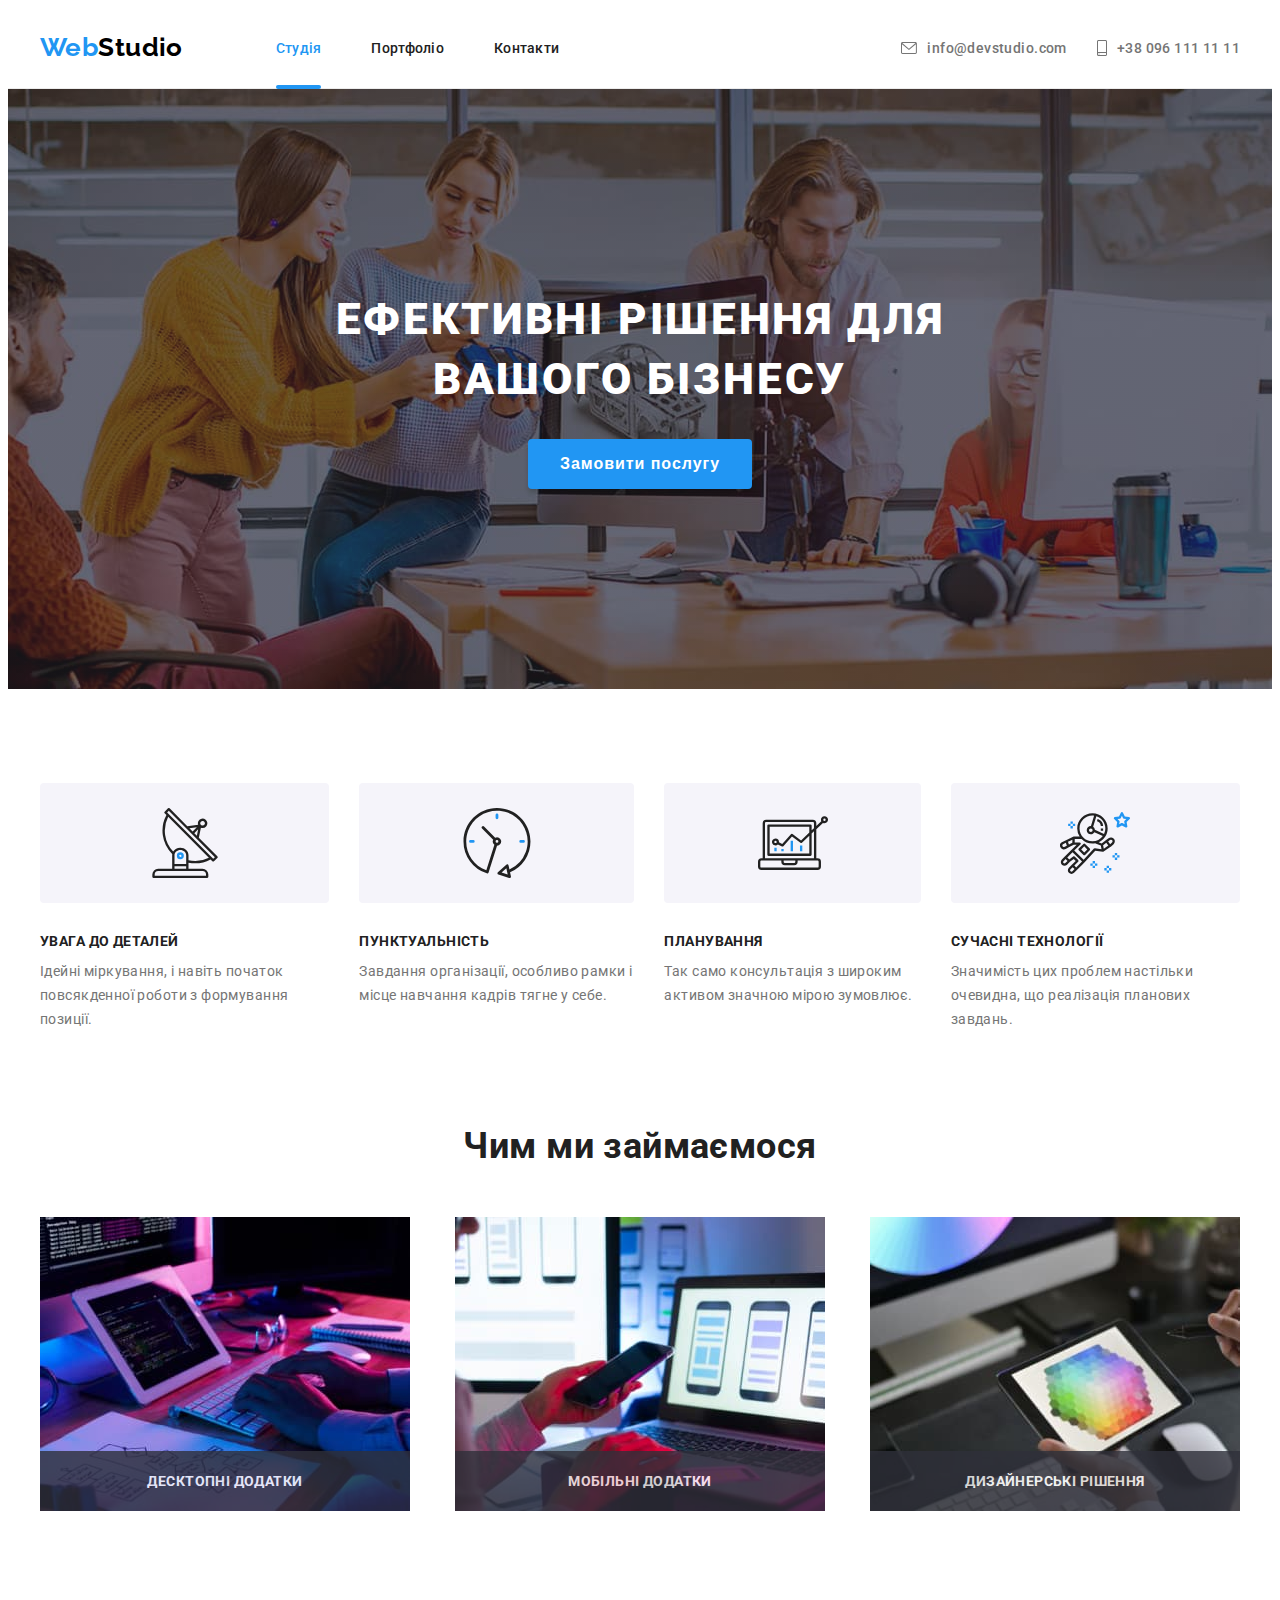
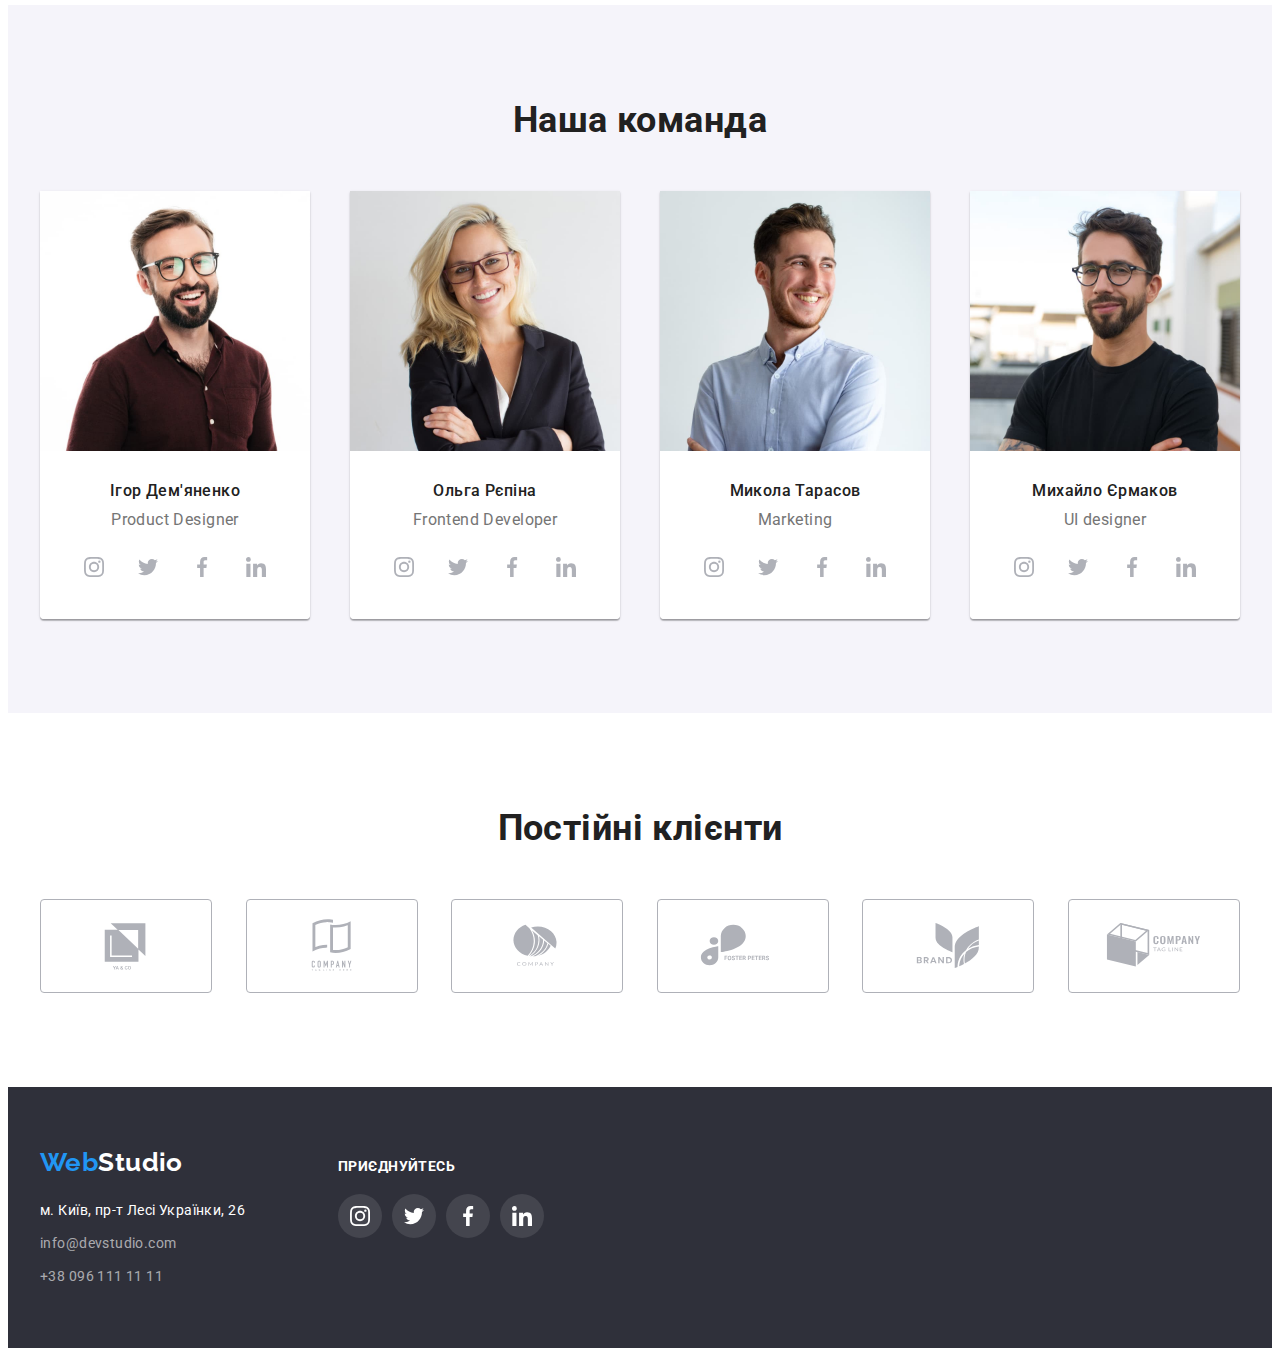
<file: index.html>
<!DOCTYPE html>
<html lang="uk">
  <head>
    <meta charset="UTF-8" />
    <meta http-equiv="X-UA-Compatible" content="IE=edge" />
    <meta name="viewport" content="width=device-width, initial-scale=1.0" />
    <title>Студія</title>
    <link rel="preconnect" href="https://fonts.googleapis.com" />
    <link rel="preconnect" href="https://fonts.gstatic.com" crossorigin />
    <link
      href="https://fonts.googleapis.com/css2?family=Raleway:wght@700&family=Roboto:wght@400;500;700;900&display=swap"
      rel="stylesheet"
    />
    <link
      rel="stylesheet"
      href="https://cdnjs.cloudflare.com/ajax/libs/modern-normalize/1.1.0/modern-normalize.min.css"
      integrity="sha512-wpPYUAdjBVSE4KJnH1VR1HeZfpl1ub8YT/NKx4PuQ5NmX2tKuGu6U/JRp5y+Y8XG2tV+wKQpNHVUX03MfMFn9Q=="
      crossorigin="anonymous"
      referrerpolicy="no-referrer"
    />
    <link rel="stylesheet" href="./css/styles.css" />
  </head>
  <body>
    <header class="page-header">
      <div class="conteiner">
        <nav class="navigation">
          <a href="./index.html" class="logo link">
            <span class="web-logo">Web</span>Studio
          </a>
          <ul class="nav-links link">
            <li class="item">
              <a href="./index.html" class="nav-link active link">Студія</a>
            </li>
            <li class="item">
              <a href="./portfolio.html" class="nav-link link">Портфоліо</a>
            </li>
            <li class="item">
              <a href="" class="nav-link link">Контакти</a>
            </li>
          </ul>
        </nav>
        <ul class="contact-links link">
          <li class="item">
            <a href="mailto:info@devstudio.com" class="contact-link link"
              ><svg class="icon envelope" width="16" height="12">
                <use href="./images/symbol-defs.svg#icon-envelope"></use>
              </svg>
              info@devstudio.com</a
            >
          </li>
          <li class="item">
            <a href="tel:+380961111111" class="contact-link link"
              ><svg class="icon smartphone" width="10" height="16">
                <use href="./images/symbol-defs.svg#icon-smartphone"></use>
              </svg>
              +38 096 111 11 11</a
            >
          </li>
        </ul>
      </div>
    </header>
    <main>
      <!--section banner-->
      <section class="banner section">
        <div class="conteiner">
          <h1 class="banner-title">ЕФЕКТИВНІ РІШЕННЯ ДЛЯ ВАШОГО БІЗНЕСУ</h1>
          <button type="button" class="banner-button" data-modal-open>
            Замовити послугу
          </button>
          <div class="backdrop is-hidden" data-modal>
            <div class="modal">
              <button class="close" data-modal-close>
                <svg class="form-icon icon-close" width="18" height="18">
                  <use href="./images/symbol-defs.svg#icon-close-black"></use>
                </svg>
              </button>
            </div>
          </div>
        </div>
      </section>
      <!--section benefits-->
      <section class="section">
        <div class="conteiner">
          <h2 class="section-title visually-hidden">Переваги</h2>
          <ul class="benefits-items link">
            <li class="item">
              <div class="decor">
                <svg class="icon-decor antenna">
                  <use href="./images/symbol-defs.svg#icon-antenna"></use>
                </svg>
              </div>
              <h3 class="advantage-title">УВАГА ДО ДЕТАЛЕЙ</h3>
              <p class="advantage">
                Ідейні міркування, і навіть початок повсякденної роботи з
                формування позиції.
              </p>
            </li>
            <li class="item">
              <div class="decor">
                <svg class="icon-decor">
                  <use href="./images/symbol-defs.svg#icon-clock"></use>
                </svg>
              </div>
              <h3 class="advantage-title">ПУНКТУАЛЬНІСТЬ</h3>
              <p class="advantage">
                Завдання організації, особливо рамки і місце навчання кадрів
                тягне у себе.
              </p>
            </li>
            <li class="item">
              <div class="decor">
                <svg class="icon-decor">
                  <use href="./images/symbol-defs.svg#icon-diagram"></use>
                </svg>
              </div>
              <h3 class="advantage-title">ПЛАНУВАННЯ</h3>
              <p class="advantage">
                Так само консультація з широким активом значною мірою зумовлює.
              </p>
            </li>
            <li class="item">
              <div class="decor">
                <svg class="icon-decor">
                  <use href="./images/symbol-defs.svg#icon-astronaut"></use>
                </svg>
              </div>
              <h3 class="advantage-title">СУЧАСНІ ТЕХНОЛОГІЇ</h3>
              <p class="advantage">
                Значимість цих проблем настільки очевидна, що реалізація
                планових завдань.
              </p>
            </li>
          </ul>
        </div>
      </section>
      <!--section employments-->
      <section class="employments section">
        <div class="conteiner">
          <h2 class="section-title">Чим ми займаємося</h2>
          <ul class="employments-items link">
            <li class="employment">
              <div class="employment-card">
                <img src="./images/coding.jpg" alt="кодимо" width="370" />
                <h3 class="advantage-title">Десктопні додатки</h3>
              </div>
            </li>
            <li class="employment">
              <div class="employment-card">
                <img src="./images/work.jpg" alt="дизайн" width="370" />
                <h3 class="advantage-title">Мобільні додатки</h3>
              </div>
            </li>
            <li class="employment">
              <div class="employment-card">
                <img
                  src="./images/take-color.jpg"
                  alt="вибір кольору"
                  width="370"
                />
                <h3 class="advantage-title">Дизайнерські рішення</h3>
              </div>
            </li>
          </ul>
        </div>
      </section>
      <!--section team-->
      <section class="section team">
        <div class="conteiner">
          <h2 class="section-title">Наша команда</h2>
          <ul class="team-items link">
            <li class="employee">
              <img
                src="./images/igor-demjanenko.jpg"
                alt="Ігор_Дем'яненко"
                width="270"
              />
              <div class="player-data">
                <h3 class="employee-title">Ігор Дем'яненко</h3>
                <p class="employee-position">Product Designer</p>
                <ul class="social-links">
                  <li class="item link">
                    <a href="#" class="social-media">
                      <svg class="social">
                        <use
                          href="./images/symbol-defs.svg#icon-instagram"
                        ></use>
                      </svg>
                    </a>
                  </li>
                  <li class="item link">
                    <a href="#" class="social-media">
                      <svg class="social">
                        <use href="./images/symbol-defs.svg#icon-twitter"></use>
                      </svg>
                    </a>
                  </li>
                  <li class="item link">
                    <a href="#" class="social-media">
                      <svg class="social">
                        <use
                          href="./images/symbol-defs.svg#icon-facebook"
                        ></use>
                      </svg>
                    </a>
                  </li>
                  <li class="item link">
                    <a href="#" class="social-media">
                      <svg class="social">
                        <use
                          href="./images/symbol-defs.svg#icon-linkedin"
                        ></use>
                      </svg>
                    </a>
                  </li>
                </ul>
              </div>
            </li>

            <li class="employee">
              <img
                src="./images/olga-repina.jpg"
                alt="Ольга_Рєпіна"
                width="270"
              />
              <div class="player-data">
                <h3 class="employee-title">Ольга Рєпіна</h3>
                <p class="employee-position">Frontend Developer</p>
                <ul class="social-links">
                  <li class="item link">
                    <a href="#" class="social-media">
                      <svg class="social">
                        <use
                          href="./images/symbol-defs.svg#icon-instagram"
                        ></use>
                      </svg>
                    </a>
                  </li>
                  <li class="item link">
                    <a href="#" class="social-media">
                      <svg class="social">
                        <use href="./images/symbol-defs.svg#icon-twitter"></use>
                      </svg>
                    </a>
                  </li>
                  <li class="item link">
                    <a href="#" class="social-media">
                      <svg class="social">
                        <use
                          href="./images/symbol-defs.svg#icon-facebook"
                        ></use>
                      </svg>
                    </a>
                  </li>
                  <li class="item link">
                    <a href="#" class="social-media">
                      <svg class="social">
                        <use
                          href="./images/symbol-defs.svg#icon-linkedin"
                        ></use>
                      </svg>
                    </a>
                  </li>
                </ul>
              </div>
            </li>
            <li class="employee">
              <img
                src="./images/nikola-tarasov.jpg"
                alt="Микола_Тарасов"
                width="270"
              />
              <div class="player-data">
                <h3 class="employee-title">Микола Тарасов</h3>
                <p class="employee-position">Marketing</p>
                <ul class="social-links">
                  <li class="item link">
                    <a href="#" class="social-media">
                      <svg class="social">
                        <use
                          href="./images/symbol-defs.svg#icon-instagram"
                        ></use>
                      </svg>
                    </a>
                  </li>
                  <li class="item link">
                    <a href="#" class="social-media">
                      <svg class="social">
                        <use href="./images/symbol-defs.svg#icon-twitter"></use>
                      </svg>
                    </a>
                  </li>
                  <li class="item link">
                    <a href="#" class="social-media">
                      <svg class="social">
                        <use
                          href="./images/symbol-defs.svg#icon-facebook"
                        ></use>
                      </svg>
                    </a>
                  </li>
                  <li class="item link">
                    <a href="#" class="social-media">
                      <svg class="social">
                        <use
                          href="./images/symbol-defs.svg#icon-linkedin"
                        ></use>
                      </svg>
                    </a>
                  </li>
                </ul>
              </div>
            </li>
            <li class="employee">
              <img
                src="./images/majkl-ermakov.jpg"
                alt="Михайло_Єрмаков"
                width="270"
              />
              <div class="player-data">
                <h3 class="employee-title">Михайло Єрмаков</h3>
                <p class="employee-position">UI designer</p>
                <ul class="social-links">
                  <li class="item link">
                    <a href="#" class="social-media">
                      <svg class="social">
                        <use
                          href="./images/symbol-defs.svg#icon-instagram"
                        ></use>
                      </svg>
                    </a>
                  </li>
                  <li class="item link">
                    <a href="#" class="social-media">
                      <svg class="social">
                        <use href="./images/symbol-defs.svg#icon-twitter"></use>
                      </svg>
                    </a>
                  </li>
                  <li class="item link">
                    <a href="#" class="social-media">
                      <svg class="social">
                        <use
                          href="./images/symbol-defs.svg#icon-facebook"
                        ></use>
                      </svg>
                    </a>
                  </li>
                  <li class="item link">
                    <a href="#" class="social-media">
                      <svg class="social">
                        <use
                          href="./images/symbol-defs.svg#icon-linkedin"
                        ></use>
                      </svg>
                    </a>
                  </li>
                </ul>
              </div>
            </li>
          </ul>
        </div>
      </section>
      <!--5 section clients-->
      <section class="section">
        <div class="conteiner">
          <h2 class="section-title">Постійні клієнти</h2>
          <ul class="client-links">
            <li class="item link">
              <a href="#" class="client-link">
                <svg class="client">
                  <use href="./images/symbol-defs.svg#icon-Logo-one"></use>
                </svg>
              </a>
            </li>
            <li class="item link">
              <a href="" class="client-link">
                <svg class="client">
                  <use href="./images/symbol-defs.svg#icon-Logo-two"></use>
                </svg>
              </a>
            </li>
            <li class="item link">
              <a href="" class="client-link"
                ><svg class="client">
                  <use href="./images/symbol-defs.svg#icon-Logo-three"></use>
                </svg>
              </a>
            </li>
            <li class="item link">
              <a href="" class="client-link link">
                <svg class="client">
                  <use href="./images/symbol-defs.svg#icon-Logo-four"></use>
                </svg>
              </a>
            </li>
            <li class="item link">
              <a href="" class="client-link">
                <svg class="client">
                  <use href="./images/symbol-defs.svg#icon-Logo-five"></use>
                </svg>
              </a>
            </li>
            <li class="item link">
              <a href="" class="client-link">
                <svg class="client">
                  <use href="./images/symbol-defs.svg#icon-Logo-six"></use>
                </svg>
              </a>
            </li>
          </ul>
        </div>
      </section>
    </main>
    <footer class="footer">
      <div class="conteiner">
        <div class="footer-adress">
          <a href="index.html" class="logo link"
            ><span class="web-logo">Web</span>Studio</a
          >
          <address>
            <ul class="footer-contacts link">
              <li class="item">
                <a
                  href="https://goo.gl/maps/CPtrU1FHBa2aNyZL9"
                  target="_blank"
                  rel="noopener noreferrer nofollow"
                  class="footer-map link"
                  >м. Київ, пр-т Лесі Українки, 26</a
                >
              </li>
              <li class="item">
                <a href="mailto:info@devstudio.com" class="footer-contact link"
                  >info@devstudio.com</a
                >
              </li>
              <li class="item">
                <a href="tel:+380961111111" class="footer-contact link"
                  >+38 096 111 11 11</a
                >
              </li>
            </ul>
          </address>
        </div>
        <div class="footer-media">
          <p class="media-title">приєднуйтесь</p>
          <ul class="social-links">
            <li class="item link">
              <a href="#" class="social-media">
                <svg class="social">
                  <use href="./images/symbol-defs.svg#icon-instagram"></use>
                </svg>
              </a>
            </li>
            <li class="item link">
              <a href="#" class="social-media">
                <svg class="social">
                  <use href="./images/symbol-defs.svg#icon-twitter"></use>
                </svg>
              </a>
            </li>
            <li class="item link">
              <a href="#" class="social-media">
                <svg class="social">
                  <use href="./images/symbol-defs.svg#icon-facebook"></use>
                </svg>
              </a>
            </li>
            <li class="item link">
              <a href="#" class="social-media">
                <svg class="social">
                  <use href="./images/symbol-defs.svg#icon-linkedin"></use>
                </svg>
              </a>
            </li>
          </ul>
        </div>
      </div>
    </footer>
    <script src="./js/modal.js"></script>
  </body>
</html>
</file>
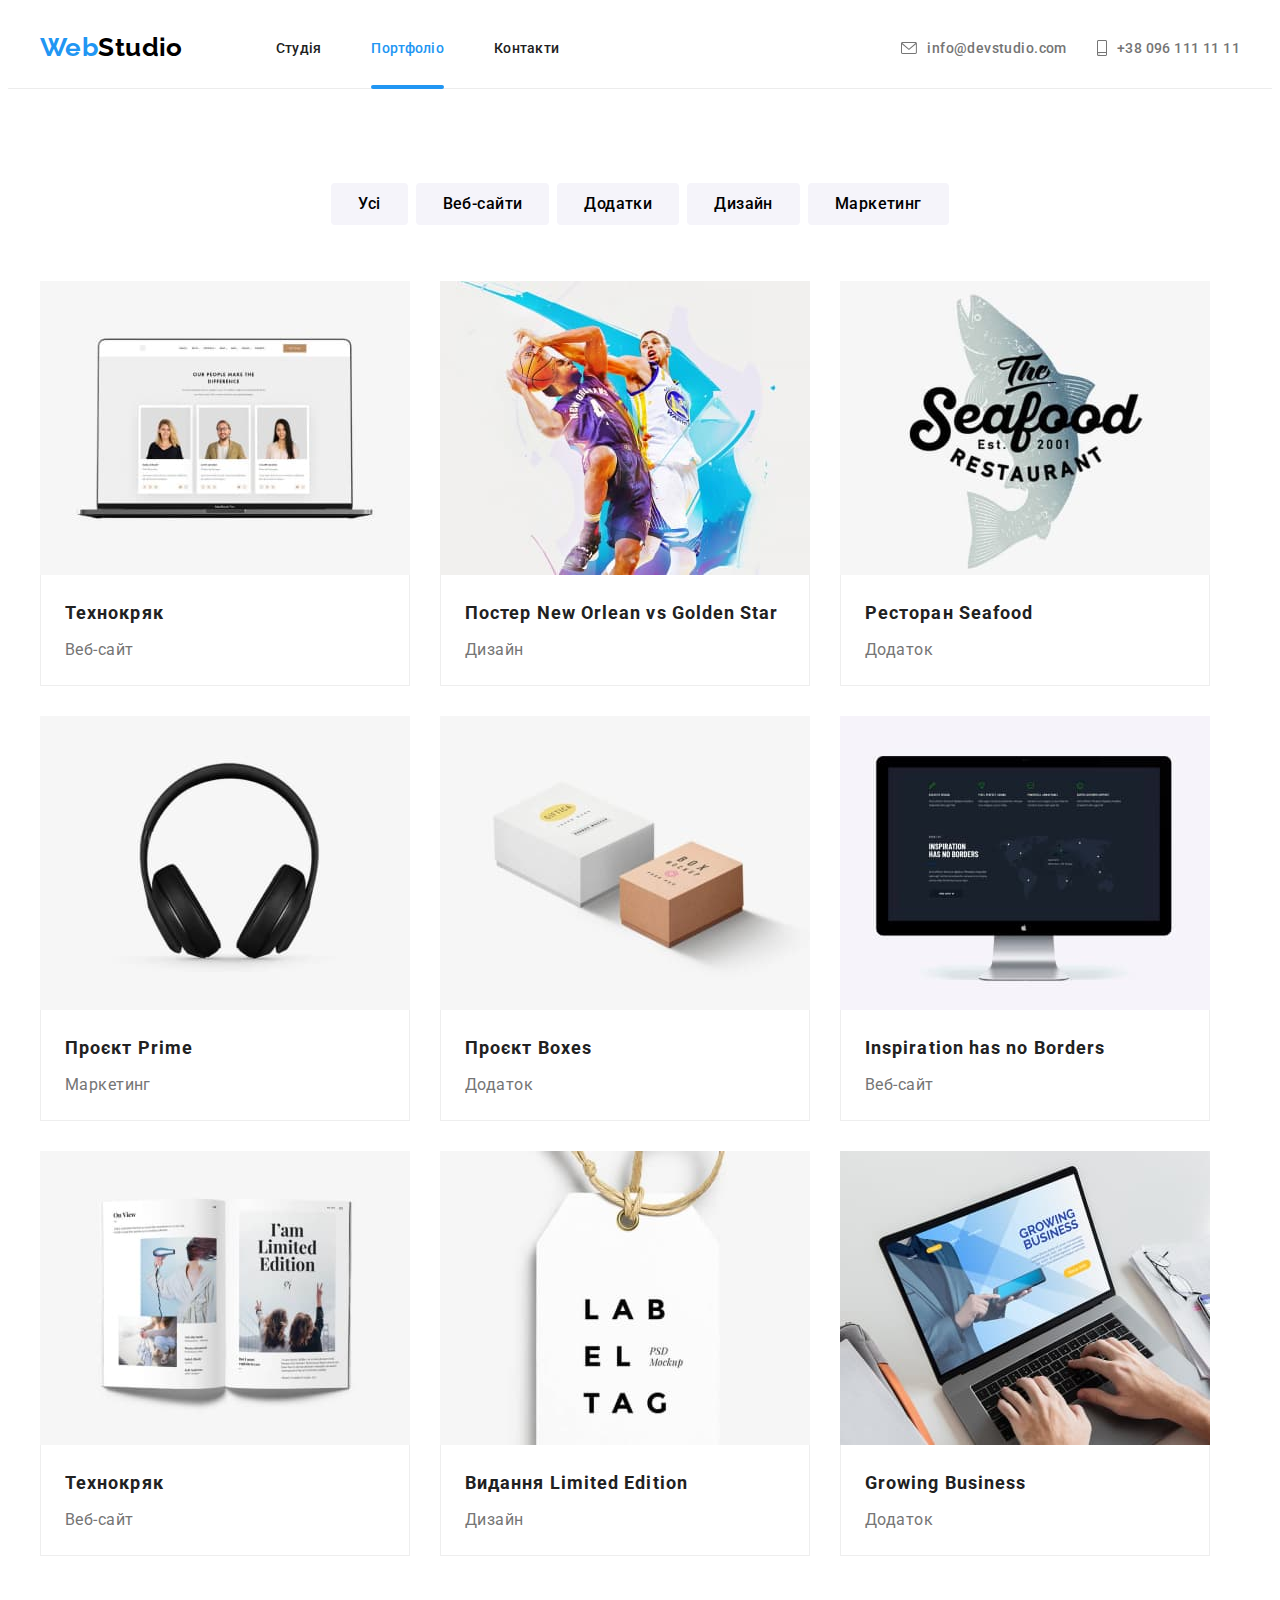
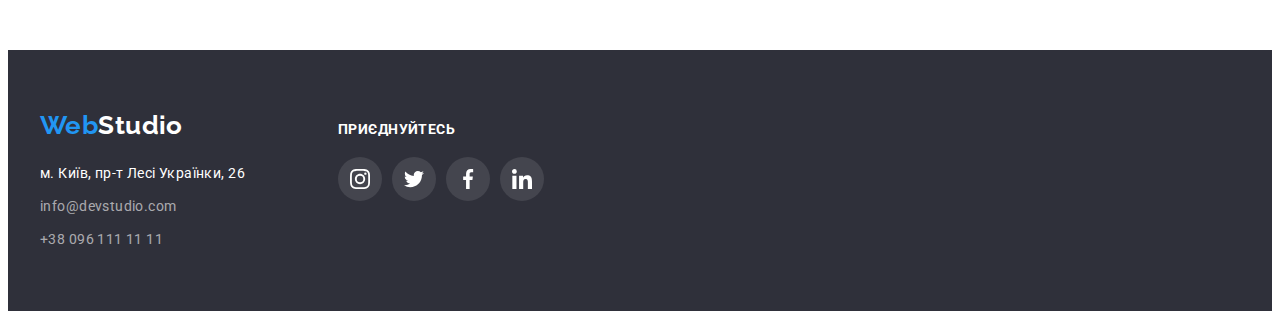
<file: portfolio.html>
<!DOCTYPE html>
<html lang="uk">
  <head>
    <meta charset="UTF-8" />
    <meta http-equiv="X-UA-Compatible" content="IE=edge" />
    <meta name="viewport" content="width=device-width, initial-scale=1.0" />
    <title>Портфоліо</title>
    <link rel="preconnect" href="https://fonts.googleapis.com" />
    <link rel="preconnect" href="https://fonts.gstatic.com" crossorigin />
    <link
      href="https://fonts.googleapis.com/css2?family=Raleway:wght@700&family=Roboto:wght@400;500;700;900&display=swap"
      rel="stylesheet"
    />
    <link
      rel="stylesheet"
      href="https://cdnjs.cloudflare.com/ajax/libs/modern-normalize/1.1.0/modern-normalize.min.css"
      integrity="sha512-wpPYUAdjBVSE4KJnH1VR1HeZfpl1ub8YT/NKx4PuQ5NmX2tKuGu6U/JRp5y+Y8XG2tV+wKQpNHVUX03MfMFn9Q=="
      crossorigin="anonymous"
      referrerpolicy="no-referrer"
    />
    <link rel="stylesheet" href="./css/styles.css" />
  </head>
  <body>
    <header class="page-header">
      <div class="conteiner">
        <nav class="navigation">
          <a href="./index.html" class="logo link">
            <span class="web-logo">Web</span>Studio
          </a>
          <ul class="nav-links link">
            <li class="item">
              <a href="./index.html" class="nav-link link">Студія</a>
            </li>
            <li class="item">
              <a href="./portfolio.html" class="nav-link active link"
                >Портфоліо</a
              >
            </li>
            <li class="item">
              <a href="" class="nav-link link">Контакти</a>
            </li>
          </ul>
        </nav>
        <ul class="contact-links link">
          <li class="item">
            <a href="mailto:info@devstudio.com" class="contact-link link">
              <svg class="icon envelope" width="16" height="12">
                <use href="./images/symbol-defs.svg#icon-envelope"></use>
              </svg>
              info@devstudio.com</a
            >
          </li>
          <li class="item">
            <a href="tel:+380961111111" class="contact-link link">
              <svg class="icon smartphone" width="10" height="16">
                <use href="./images/symbol-defs.svg#icon-smartphone"></use>
              </svg>
              +38 096 111 11 11</a
            >
          </li>
        </ul>
      </div>
    </header>
    <main>
      <section class="section">
        <div class="conteiner">
          <h1 class="section-title visually-hidden">проекти</h1>
          <ul class="filter-items link">
            <li class="item">
              <button type="button" class="filter-button">Усі</button>
            </li>
            <li class="item">
              <button type="button" class="filter-button">Веб-сайти</button>
            </li>
            <li class="item">
              <button type="button" class="filter-button">Додатки</button>
            </li>
            <li class="item">
              <button type="button" class="filter-button">Дизайн</button>
            </li>
            <li class="item">
              <button type="button" class="filter-button">Маркетинг</button>
            </li>
          </ul>

          <ul class="project-list link">
            <li class="project-item">
              <a href="" class="project link">
                <div class="box">
                  <img src="./images/laptop.jpg" alt="ноутбук" width="370" />

                  <p class="box-name">
                    Ресурс пропонує комплексні пропозиції з різним рівнем
                    функціоналу та сервісів. Все це дозволить відвідувачу
                    отримати вичерпні відомості про компанію чи приватну особу.
                  </p>
                </div>
                <div class="border">
                  <h3 class="project-title">Технокряк</h3>
                  <p class="project-name">Веб-сайт</p>
                </div>
              </a>
            </li>
            <li class="project-item">
              <a href="" class="poject link">
                <div class="box">
                  <img src="./images/basket.jpg" alt="баскетбол" width="370" />

                  <p class="box-name">
                    Ресурс пропонує комплексні пропозиції з різним рівнем
                    функціоналу та сервісів. Все це дозволить відвідувачу
                    отримати вичерпні відомості про компанію чи приватну особу.
                  </p>
                </div>
                <div class="border">
                  <h3 class="project-title">
                    Постер New Orlean vs Golden Star
                  </h3>
                  <p class="project-name">Дизайн</p>
                </div>
              </a>
            </li>
            <li class="project-item">
              <a href="" class="project link">
                <div class="box">
                  <img src="./images/fish.jpg" alt="риба" width="370" />

                  <p class="box-name">
                    Ресурс пропонує комплексні пропозиції з різним рівнем
                    функціоналу та сервісів. Все це дозволить відвідувачу
                    отримати вичерпні відомості про компанію чи приватну особу.
                  </p>
                </div>
                <div class="border">
                  <h3 class="project-title">Ресторан Seafood</h3>
                  <p class="project-name">Додаток</p>
                </div>
              </a>
            </li>
            <li class="project-item">
              <a href="" class="project link">
                <div class="box">
                  <img
                    src="./images/headphones.jpg"
                    alt="навушники"
                    width="370"
                  />

                  <p class="box-name">
                    Ресурс пропонує комплексні пропозиції з різним рівнем
                    функціоналу та сервісів. Все це дозволить відвідувачу
                    отримати вичерпні відомості про компанію чи приватну особу.
                  </p>
                </div>
                <div class="border">
                  <h3 class="project-title">Проєкт Prime</h3>
                  <p class="project-name">Маркетинг</p>
                </div>
              </a>
            </li>
            <li class="project-item">
              <a href="" class="project link">
                <div class="box">
                  <img src="./images/boxes.jpg" alt="коробки" width="370" />

                  <p class="box-name">
                    Ресурс пропонує комплексні пропозиції з різним рівнем
                    функціоналу та сервісів. Все це дозволить відвідувачу
                    отримати вичерпні відомості про компанію чи приватну особу.
                  </p>
                </div>
                <div class="border">
                  <h3 class="project-title">Проєкт Boxes</h3>
                  <p class="project-name">Додаток</p>
                </div>
              </a>
            </li>
            <li class="project-item">
              <a href="" class="project link">
                <div class="box">
                  <img src="./images/desktop.jpg" alt="монітор" width="370" />

                  <p class="box-name">
                    Ресурс пропонує комплексні пропозиції з різним рівнем
                    функціоналу та сервісів. Все це дозволить відвідувачу
                    отримати вичерпні відомості про компанію чи приватну особу.
                  </p>
                </div>
                <div class="border">
                  <h3 class="project-title">Inspiration has no Borders</h3>
                  <p class="project-name">Веб-сайт</p>
                </div>
              </a>
            </li>
            <li class="project-item">
              <a href="" class="project link">
                <div class="box">
                  <img src="./images/magazine.jpg" alt="журнал" width="370" />

                  <p class="box-name">
                    Ресурс пропонує комплексні пропозиції з різним рівнем
                    функціоналу та сервісів. Все це дозволить відвідувачу
                    отримати вичерпні відомості про компанію чи приватну особу.
                  </p>
                </div>
                <div class="border">
                  <h3 class="project-title">Технокряк</h3>
                  <p class="project-name">Веб-сайт</p>
                </div>
              </a>
            </li>
            <li class="project-item">
              <a href="" class="project link">
                <div class="box">
                  <img src="./images/labeltag.jpg" alt="цінник" width="370" />

                  <p class="box-name">
                    Ресурс пропонує комплексні пропозиції з різним рівнем
                    функціоналу та сервісів. Все це дозволить відвідувачу
                    отримати вичерпні відомості про компанію чи приватну особу.
                  </p>
                </div>
                <div class="border">
                  <h3 class="project-title">Видання Limited Edition</h3>
                  <p class="project-name">Дизайн</p>
                </div>
              </a>
            </li>
            <li class="project-item">
              <a href="" class="project link">
                <div class="box">
                  <img src="./images/wework.jpg" alt="працюємо" width="370" />

                  <p class="box-name">
                    Ресурс пропонує комплексні пропозиції з різним рівнем
                    функціоналу та сервісів. Все це дозволить відвідувачу
                    отримати вичерпні відомості про компанію чи приватну особу.
                  </p>
                </div>
                <div class="border">
                  <h3 class="project-title">Growing Business</h3>
                  <p class="project-name">Додаток</p>
                </div>
              </a>
            </li>
          </ul>
        </div>
      </section>
    </main>
    <footer class="footer">
      <div class="conteiner">
        <div class="footer-adress">
          <a href="index.html" class="logo link"
            ><span class="web-logo">Web</span>Studio</a
          >
          <address>
            <ul class="footer-contacts link">
              <li class="item">
                <a
                  href="https://goo.gl/maps/CPtrU1FHBa2aNyZL9"
                  target="_blank"
                  rel="noopener noreferrer nofollow"
                  class="footer-map link"
                  >м. Київ, пр-т Лесі Українки, 26</a
                >
              </li>
              <li class="item">
                <a href="mailto:info@devstudio.com" class="footer-contact link"
                  >info@devstudio.com</a
                >
              </li>
              <li class="item">
                <a href="tel:+380961111111" class="footer-contact link"
                  >+38 096 111 11 11</a
                >
              </li>
            </ul>
          </address>
        </div>
        <div class="footer-media">
          <p class="media-title">приєднуйтесь</p>
          <ul class="social-links">
            <li class="item link">
              <a href="#" class="social-media">
                <svg class="social">
                  <use href="./images/symbol-defs.svg#icon-instagram"></use>
                </svg>
              </a>
            </li>
            <li class="item link">
              <a href="#" class="social-media">
                <svg class="social">
                  <use href="./images/symbol-defs.svg#icon-twitter"></use>
                </svg>
              </a>
            </li>
            <li class="item link">
              <a href="#" class="social-media">
                <svg class="social">
                  <use href="./images/symbol-defs.svg#icon-facebook"></use>
                </svg>
              </a>
            </li>
            <li class="item link">
              <a href="#" class="social-media">
                <svg class="social">
                  <use href="./images/symbol-defs.svg#icon-linkedin"></use>
                </svg>
              </a>
            </li>
          </ul>
        </div>
      </div>
    </footer>
  </body>
</html>
</file>
<file: css/styles.css>
body {
  font-family: "Roboto", sans-serif;
  font-size: 14px;
  color: var(--main-text-color);
  letter-spacing: 0.03em;
  background-color: var(--background-main);
}

:root {
  --brand-color: #2196f3;
  --main-text-color: #212121;
  --other-text-color: #757575;
  --background-main: #ffffff;
  --other-bg: #f5f4fa;
  --icon-color: #afb1b8;
  --dark-bg: #2f303a;
}

.visually-hidden {
  position: absolute;
  white-space: nowrap;
  width: 1px;
  height: 1px;
  overflow: hidden;
  border: 0;
  padding: 0;
  clip: rect(0 0 0 0);
  clip-path: inset(50%);
  margin: -1px;
}

.link {
  list-style: none;
  text-decoration: none;
}

.conteiner {
  width: 1200px;
  padding-left: 15px;
  padding-right: 15px;
  margin-right: auto;
  margin-left: auto;
}

img,
svg {
  display: block;
}
/*стилі шапки(header)*/
.page-header {
  position: sticky;
  z-index: 50;
  top: 0;

  background-color: var(--background-main);
  border-bottom: 1px solid #ececec;
}

.page-header .conteiner {
  display: flex;
}

.navigation {
  display: flex;
  align-items: center;
}

.logo {
  margin-right: 93px;
  padding-top: 24px;
  padding-bottom: 25px;

  font-family: "Raleway";
  font-style: normal;
  font-weight: 700;
  font-size: 26px;
  line-height: calc(31 / 26);

  color: #000000;
}

.web-logo {
  color: var(--brand-color);
}

.nav-links .item:not(:last-child) {
  margin-right: 50px;
}

.nav-links {
  display: flex;
  margin: 0;
  padding-left: 0;
}

.nav-link {
  display: block;
  position: relative;
  padding: 32px 0;

  font-weight: 500;
  line-height: calc(16 / 14);
  letter-spacing: 0.02em;

  color: var(--main-text-color);
  transition: color 250ms cubic-bezier(0.4, 0, 0.2, 1);
}

.nav-link.active::after {
  position: absolute;
  bottom: -1px;
  border-radius: 2px;
  left: 0;
  content: "";
  width: 100%;
  height: 4px;

  background-color: var(--brand-color);
}

.nav-links .nav-link:hover,
.nav-links .nav-link:focus {
  color: var(--brand-color);
}
.nav-link.active {
  color: var(--brand-color);
}

.contact-links {
  display: flex;
  margin: 0;
  padding-left: 0;
  margin-left: auto;
}

.contact-links .item:not(:last-child) {
  margin-right: 30px;
}

.contact-link .icon {
  margin-right: 10px;
  fill: currentColor;
}

.contact-link {
  display: flex;
  align-items: center;
  padding: 32px 0;

  font-weight: 500;
  line-height: calc(16 / 14);

  transition: color 250ms cubic-bezier(0.4, 0, 0.2, 1);
  color: var(--other-text-color);
}

.contact-links .contact-link:hover,
.contact-links .contact-link:focus {
  color: var(--brand-color);
}
/*стилі підвала(footer)*/
.footer {
  background-color: var(--dark-bg);
  padding: 60px 0;
}

.footer .conteiner {
  display: flex;
  align-items: baseline;
  gap: 93px;
}

.footer .logo {
  display: block;
  color: var(--background-main);
  margin-right: 0;
  margin-bottom: 20px;
  padding: 0;
}

.footer-contacts {
  margin: 0;
  padding: 0;
}

.footer-contacts .item:not(:last-child) {
  margin-bottom: 9px;
}

.footer-map {
  font-style: normal;
  font-weight: 400;
  line-height: calc(24 / 14);
  color: var(--background-main);
}

.footer-contact {
  font-style: normal;
  line-height: calc(24 / 14);

  color: rgba(255, 255, 255, 0.6);
  transition: color 250ms cubic-bezier(0.4, 0, 0.2, 1);
}

.footer-contact:hover,
.footer-contact:focus {
  color: var(--brand-color);
}

.media-title {
  margin-top: 0;
  margin-bottom: 20px;

  font-weight: 700;
  font-size: 14px;
  line-height: calc(16 / 14);
  text-transform: uppercase;
  color: var(--background-main);
}

.footer-media .social-links {
  padding: 0;
}

.footer-media .social-media {
  fill: var(--background-main);
  background-color: rgba(255, 255, 255, 0.1);
}
/*стилі студії(1я страниця)
1-я секція*/

.section {
  padding-top: 94px;
  padding-bottom: 94px;
}

.banner.section {
  padding-top: 200px;
  padding-bottom: 200px;
  margin-right: auto;
  margin-left: auto;
  max-width: 1600px;

  background-image: linear-gradient(
      rgba(47, 48, 58, 0.4),
      rgba(47, 48, 58, 0.4)
    ),
    url("../images/bghero.jpg");
  background-repeat: no-repeat;
  background-position: center;
  background-color: var(--dark-bg);
}

.banner-title {
  width: 696px;
  font-weight: 900;
  font-size: 44px;
  line-height: calc(60 / 44);
  text-align: center;
  letter-spacing: 0.06em;
  text-transform: uppercase;

  color: var(--background-main);

  margin: 0 auto 30px;
}

.banner-button {
  display: block;
  margin-left: auto;
  margin-right: auto;
  min-width: 216px;
  padding: 10px 32px;
  border: none;
  box-shadow: 0px 4px 4px rgba(0, 0, 0, 0.15);
  border-radius: 4px;
  cursor: pointer;

  font-weight: 700;
  font-size: 16px;
  line-height: calc(30 / 16);
  letter-spacing: 0.06em;

  background-color: var(--brand-color);
  color: var(--background-main);
  transition: background-color 250ms cubic-bezier(0.4, 0, 0.2, 1);
}

.banner-button:hover,
.banner-button:focus {
  background-color: #188ce8;
}

.backdrop {
  position: fixed;
  z-index: 51;
  top: 0;
  left: 0;
  width: 100%;
  height: 100%;
  background-color: rgba(0, 0, 0, 0.2);
  transition: opacity 250ms cubic-bezier(0.4, 0, 0.2, 1);
}

.backdrop.is-hidden {
  opacity: 0;
  pointer-events: none;
}

.backdrop.is-hidden .modal {
  transform: translate(-50%, -50%) scale(1.1);
  transition: transform 250ms cubic-bezier(0.4, 0, 0.2, 1);
}

.modal {
  position: absolute;
  top: 50%;
  left: 50%;
  padding: 40px;
  width: 528px;
  height: 581px;

  opacity: 1;
  border-radius: 4px;
  background: var(--background-main);
  box-shadow: 0px 1px 3px rgba(0, 0, 0, 0.12), 0px 1px 1px rgba(0, 0, 0, 0.14),
    0px 2px 1px rgba(0, 0, 0, 0.2);

  transform: scale(1) translate(-50%, -50%);
  transition: transform 250ms cubic-bezier(0.4, 0, 0.2, 1);
}

.close {
  position: absolute;
  display: flex;
  align-items: center;
  justify-content: center;
  top: 8px;
  right: 8px;
  width: 30px;
  height: 30px;
  padding: 0;

  border-radius: 50%;
  background: #ffffff;
  border: 1px solid rgba(0, 0, 0, 0.1);
  fill: currentColor;

  transition: color 250ms cubic-bezier(0.4, 0, 0.2, 1);
}

.close:hover,
.close:focus {
  color: var(--brand-color);
}
/*2я секція - переваги*/
/*стилі заголовків сецій 2-4*/

.section-title {
  margin-top: 0;
  margin-bottom: 50px;

  font-size: 36px;
  line-height: calc(42 / 36);
  text-align: center;
}

.benefits-items {
  display: flex;
  gap: 30px;
  margin: 0;
  padding: 0;
}

.benefits-items .item {
  flex-basis: calc((100%-90px) / 4);
}

.decor {
  display: flex;
  align-items: center;
  justify-content: center;
  height: 120px;
  background-color: var(--other-bg);
  border-radius: 4px;
  margin-bottom: 30px;
}

.icon-decor {
  width: 70px;
  height: 70px;
}

.advantage-title {
  margin-top: 0;
  margin-bottom: 10px;

  font-size: 14px;
  line-height: calc(16 / 14);
  text-transform: uppercase;
}

.advantage {
  margin: 0;

  line-height: calc(24 / 14);
  color: var(--other-text-color);
}
/*3я секція - чим ми займаємося
section employments*/

.employments.section {
  padding-top: 0;
}

.employments-items {
  display: flex;
  justify-content: space-between;
  gap: 30px;
  margin: 0;
  padding: 0;
}

.employment {
  display: block;
}
.employment-card {
  position: relative;
}

.employment-card .advantage-title {
  position: absolute;
  bottom: 0;
  width: 100%;
  padding: 22px 0;
  margin: 0;

  text-align: center;

  color: var(--background-main);
  background-color: var(--dark-bg);
  opacity: 0.8;
}
/*4а секція - наша команда*/
.team.section {
  background-color: #f5f4fa;
}

.team-items {
  display: flex;
  justify-content: space-between;
  margin: 0;
  padding: 0;
}

.employee {
  overflow: hidden;
  border-radius: 0px 0px 4px 4px;
  box-shadow: 0px 1px 3px rgba(0, 0, 0, 0.12), 0px 1px 1px rgba(0, 0, 0, 0.14),
    0px 2px 1px rgba(0, 0, 0, 0.2);
}

.player-data {
  padding-top: 30px;
  padding-bottom: 30px;
  background: var(--background-main);
}

.employee-title {
  margin-bottom: 10px;
  margin-top: 0;

  font-weight: 500;
  font-size: 16px;
  line-height: calc(19 / 16);
  text-align: center;
}
.employee-position {
  margin-top: 0;
  margin-bottom: 16px;

  font-size: 16px;
  line-height: calc(19 / 16);
  text-align: center;
  color: var(--other-text-color);
}

.social-links {
  display: flex;
  padding: 0;
  margin: 0;

  gap: 10px;
  justify-content: center;
}

.social-media {
  display: flex;
  align-items: center;
  justify-content: center;
  width: 44px;
  height: 44px;
  border-radius: 50%;

  fill: var(--icon-color);
  background-color: var(--background-main);
  color: var(--background-main);

  transition: background-color 250ms cubic-bezier(0.4, 0, 0.2, 1),
    color 250ms cubic-bezier(0.4, 0, 0.2, 1),
    transform 500ms cubic-bezier(0.4, 0, 0.2, 1) 125ms;
}

.social {
  width: 20px;
  height: 20px;
}

.social-media:hover,
.social-media:focus {
  background-color: var(--brand-color);
  fill: currentColor;

  transform: rotate(360deg);
}

/* 5я секция */

.client-links {
  display: flex;
  justify-content: space-between;
  padding: 0;
  margin: 0;
}

.client-link {
  display: flex;
  align-items: center;
  justify-content: center;
  width: 170px;
  height: 92px;

  color: var(--icon-color);
  border: 1px solid var(--icon-color);
  border-radius: 4px;
  transition: color 250ms cubic-bezier(0.4, 0, 0.2, 1),
    border 250ms cubic-bezier(0.4, 0, 0.2, 1);
}

.client-link:hover,
.client-link:focus {
  color: var(--brand-color);
  border: 1px solid var(--brand-color);
}

.client {
  fill: currentColor;
  width: 106px;
  height: 60px;
}

/*стилі портфоліо(2я страниця)*/
/*  - філтер*/
.filter-items {
  display: flex;
  justify-content: center;
  margin-top: 0;
  margin-bottom: 56px;
  padding: 0;
}

.filter-items .item:not(:last-child) {
  margin-right: 8px;
}

.filter-items .filter-button {
  padding: 6px 25px;

  font-family: inherit;
  letter-spacing: inherit;
  font-weight: 500;
  font-size: 16px;
  line-height: calc(26 / 16);
  text-align: center;
  cursor: pointer;

  border-radius: 4px;
  border-color: transparent;
  background-color: var(--other-bg);
  transition: color 250ms cubic-bezier(0.4, 0, 0.2, 1),
    background-color 250ms cubic-bezier(0.4, 0, 0.2, 1),
    box-shadow 250ms cubic-bezier(0.4, 0, 0.2, 1);
}
.filter-button:hover,
.filter-button:focus {
  background-color: var(--brand-color);
  color: var(--background-main);
  box-shadow: 0px 3px 1px rgba(0, 0, 0, 0.1), 0px 1px 2px rgba(0, 0, 0, 0.08),
    0px 2px 2px rgba(0, 0, 0, 0.12);
}
/*2а секція - розділи*/

.project-list {
  display: flex;
  flex-wrap: wrap;
  gap: 30px;

  margin: 0;
  padding: 0;
}

.project-item {
  width: 370px;
  background: var(--background-main);
  transition: box-shadow 250ms cubic-bezier(0.4, 0, 0.2, 1);
}

.project-item:hover,
.project-item:focus {
  box-shadow: 0px 1px 1px rgba(0, 0, 0, 0.12), 0px 4px 4px rgba(0, 0, 0, 0.06),
    1px 4px 6px rgba(0, 0, 0, 0.16);
}

.box {
  position: relative;
  overflow: hidden;
}

.project-item:hover .box-name {
  transform: translateY(0);
}

.box-name {
  margin: 0;
  font-size: 18px;
  line-height: calc(28 / 18);
  color: var(--background-main);

  position: absolute;
  top: 0;
  left: 0;
  width: 100%;
  height: 100%;
  padding: 63px 24px;
  transform: translateY(100%);
  transition: transform 250ms cubic-bezier(0.4, 0, 0.2, 1);

  background-color: var(--brand-color);
  opacity: 0.9;
}

.border {
  border: 1px solid #eeeeee;
  border-top: none;
  padding: 20px 24px;
}

.project-title {
  font-size: 18px;
  line-height: calc(36 / 18);
  letter-spacing: 0.06em;
  margin-top: 0;
  margin-bottom: 4px;
  color: var(--main-text-color);
}
.project-name {
  font-size: 16px;
  line-height: calc(30 / 16);
  color: var(--other-text-color);
  margin: 0;
}
</file>
